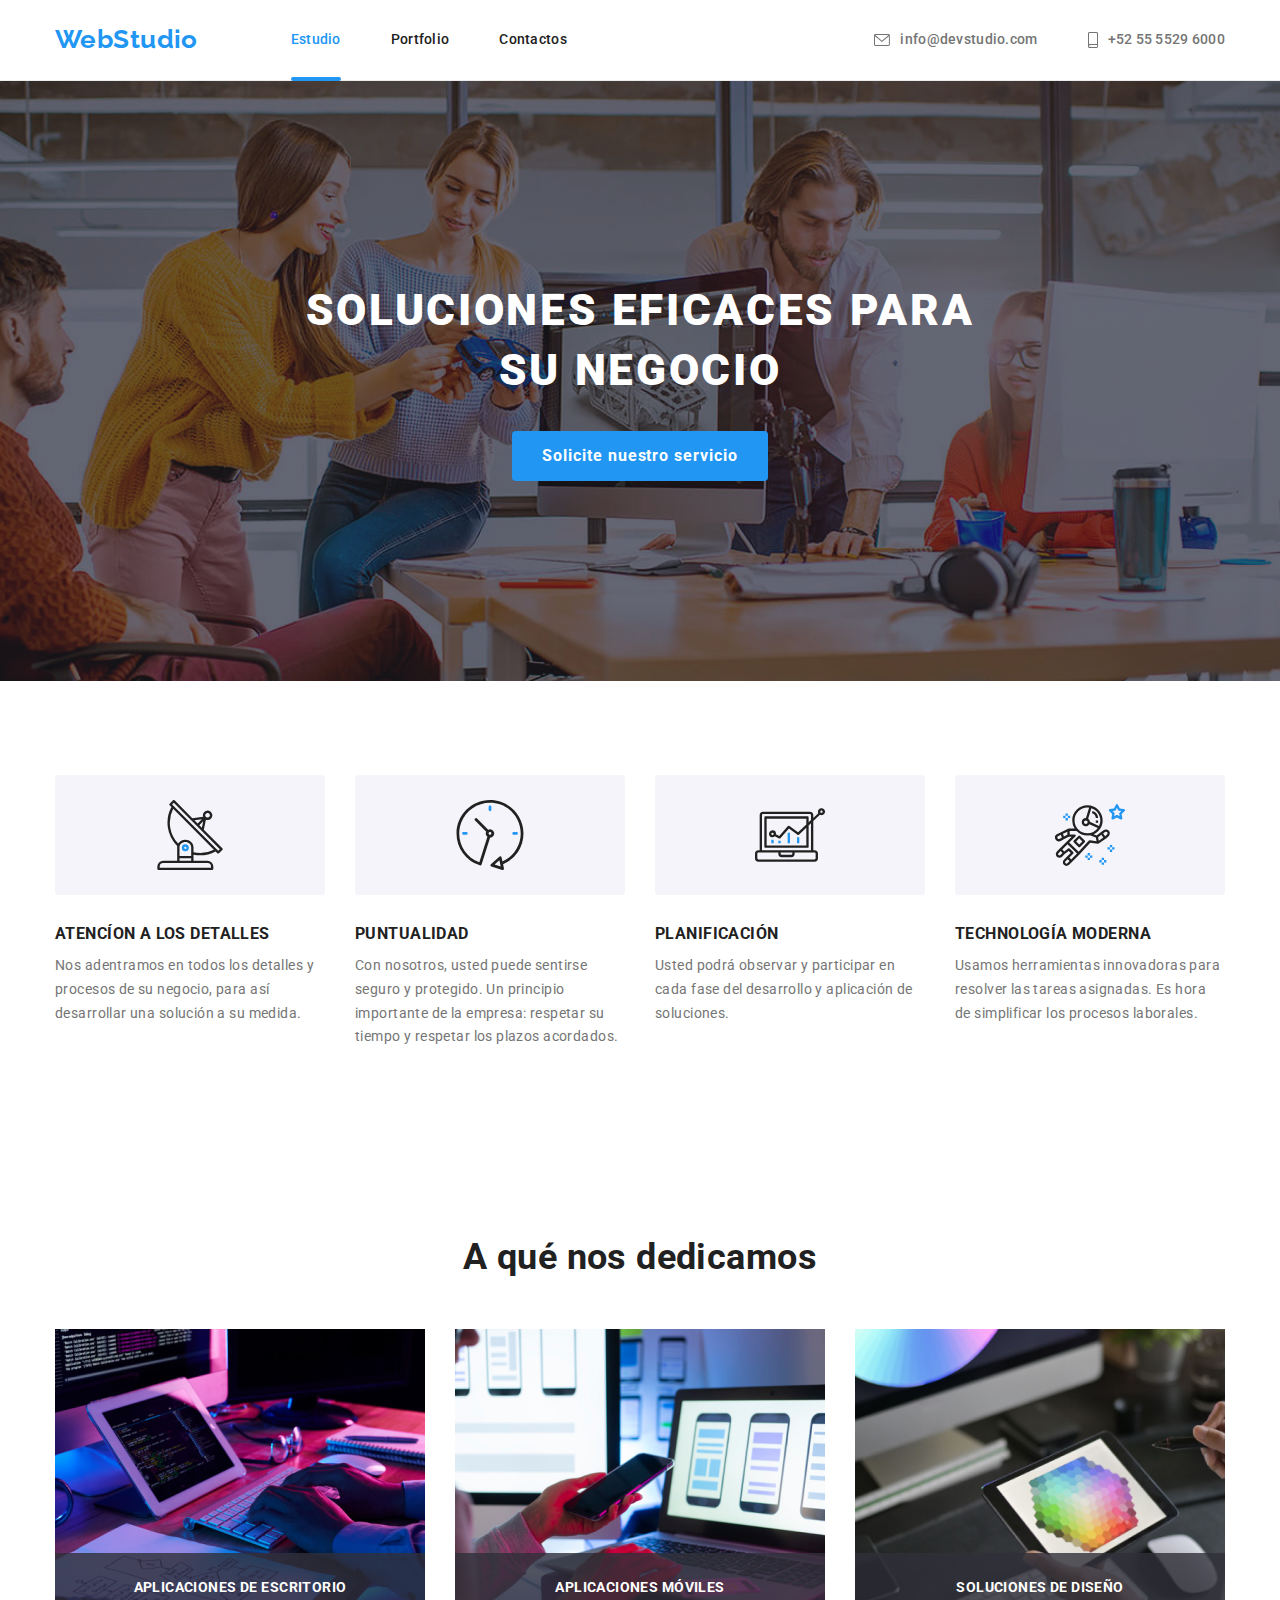
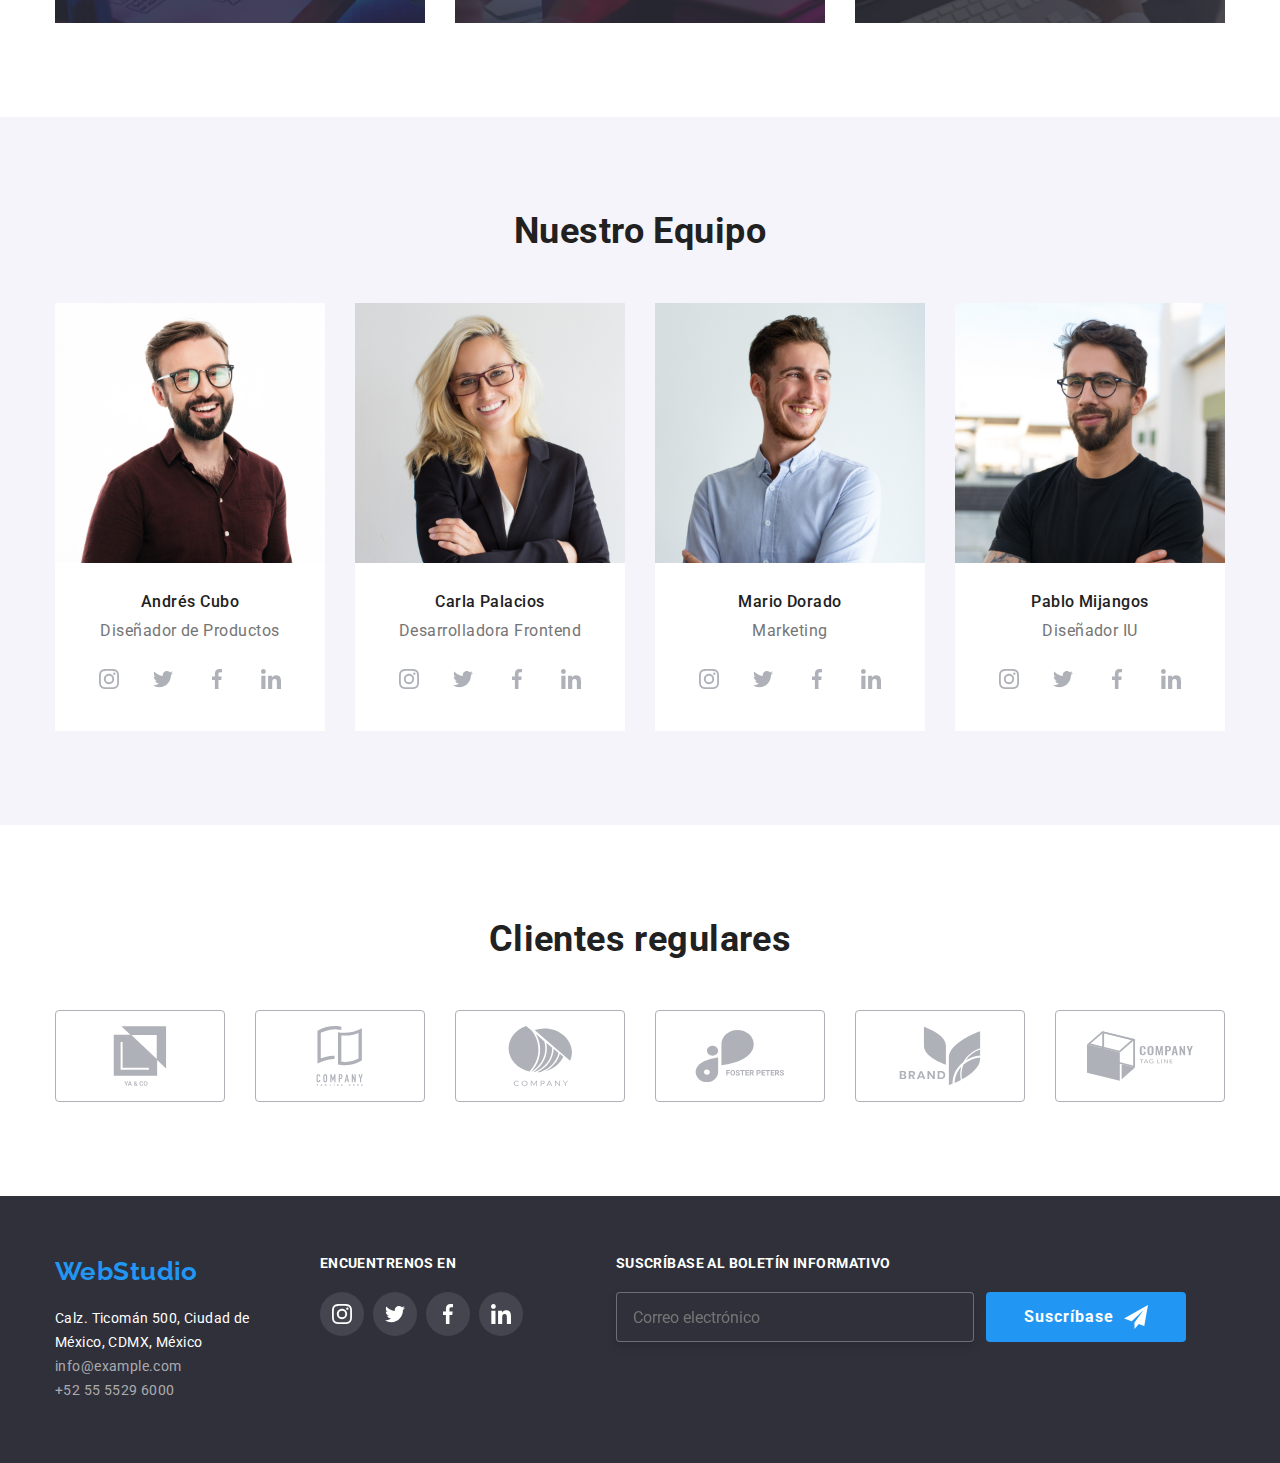
<file: index.html>
<!DOCTYPE html>
<html lang="es">
  <head>
    <link
      rel="stylesheet"
      href="https://cdnjs.cloudflare.com/ajax/libs/modern-normalize/1.1.0/modern-normalize.min.css"
    />
    <meta charset="UTF-8" />
    <meta http-equiv="X-UA-Compatible" content="IE=edge" />
    <meta name="viewport" content="width=device-width, initial-scale=1.0" />
    <title>Document</title>
    <link rel="preconnect" href="https://fonts.gstatic.com" />
    <link
      href="https://fonts.googleapis.com/css2?family=Raleway:wght@700&family=Roboto:wght@400;500;700;900&display=swap"
      rel="stylesheet"
    />
    <link rel="stylesheet" href="./css/styles.css" />
  </head>

  <body>
    <header class="header">
      <div class="container header-container">
        <nav class="navigation">
          <a href="index.html" class="logo-header link">WebStudio</a>
          <ul class="list header-list">
            <li class="int-space">
              <a class="site-nav current link" href="index.html">Estudio</a>
            </li>
            <li class="int-space"><a class="site-nav link" href="portfolio.html">Portfolio</a></li>
            <li class="int-space"><a class="site-nav link" href="#">Contactos</a></li>
          </ul>
        </nav>
        <ul class="list header-list">
          <li class="int-space">
            <a href="mailto:info@devstudio.com" class="contact-links link">
              <svg class="contacts-icon" width="16" height="12">
                <use href="./images/icons.svg#mail"></use>
              </svg>
              info@devstudio.com</a
            >
          </li>
          <li class="int-space">
            <a class="contact-links link" href="tel:525555296000">
              <svg class="contacts-icon" width="10" height="16">
                <use href="./images/icons.svg#smartphone"></use>
              </svg>
              +52 55 5529 6000</a
            >
          </li>
        </ul>
      </div>
    </header>
    <main>
      <section class="hero">
        <div class="hero-section">
          <h1 class="hero-title">Soluciones eficaces para su negocio</h1>
          <button data-modal-open type="button" class="buttons">Solicite nuestro servicio</button>
        </div>
      </section>
      <section class="section">
        <!--<h2>Nuestras ventajas</h2>-->
        <div class="container">
          <ul class="advantages-title list">
            <li class="advantages-item">
              <div class="advantages-icon">
                <svg width="70" height="70">
                  <use href="./images/icons.svg#antenna"></use>
                </svg>
              </div>
              <h3 class="advantages">Atencíon a los detalles</h3>
              <p class="advantages-description">
                Nos adentramos en todos los detalles y procesos de su negocio, para así desarrollar
                una solución a su medida.
              </p>
            </li>
            <li class="advantages-item">
              <div class="advantages-icon">
                <svg width="70" height="70">
                  <use href="./images/icons.svg#clock"></use>
                </svg>
              </div>
              <h3 class="advantages">Puntualidad</h3>
              <p class="advantages-description">
                Con nosotros, usted puede sentirse seguro y protegido. Un principio importante de la
                empresa: respetar su tiempo y respetar los plazos acordados.
              </p>
            </li>
            <li class="advantages-item">
              <div class="advantages-icon">
                <svg width="70" height="70">
                  <use href="./images/icons.svg#diagram"></use>
                </svg>
              </div>
              <h3 class="advantages">Planificación</h3>
              <p class="advantages-description">
                Usted podrá observar y participar en cada fase del desarrollo y aplicación de
                soluciones.
              </p>
            </li>
            <li class="advantages-item">
              <div class="advantages-icon">
                <svg width="70" height="70">
                  <use href="./images/icons.svg#astronaut"></use>
                </svg>
              </div>
              <h3 class="advantages">Technología moderna</h3>
              <p class="advantages-description">
                Usamos herramientas innovadoras para resolver las tareas asignadas. Es hora de
                simplificar los procesos laborales.
              </p>
            </li>
          </ul>
        </div>
      </section>
      <section class="activity section">
        <div class="container">
          <h2 class="subtitle">A qué nos dedicamos</h2>
          <ul class="sub-img list">
            <li class="sub-img-item">
              <div class="sub-wrapper">
                <img src="./images/code.jpg" alt="Coding " width="370" height="294" />
                <h3 class="sub-activity-title">Aplicaciones de Escritorio</h3>
              </div>
            </li>
            <li class="sub-img-item">
              <div class="sub-wrapper">
                <img src="./images/app.jpg" alt="Web desarrollo" width="370" height="294" />
                <h3 class="sub-activity-title">Aplicaciones Móviles</h3>
              </div>
            </li>
            <li class="sub-img-item">
              <div class="sub-wrapper">
                <img src="./images/design.jpg" alt="diseño web" width="370" height="294" />
                <h3 class="sub-activity-title">SOLUCIONES DE DISEÑO</h3>
              </div>
            </li>
          </ul>
        </div>
      </section>
      <section class="team section">
        <div class="container">
          <h2 class="subtitle">Nuestro Equipo</h2>
          <ul class="team-list list">
            <li class="team-list-item">
              <img src="./images/igordem.jpg" alt="Andrés Cubo" width="270" height="260" />
              <div class="staff">
                <h3 class="names">Andrés Cubo</h3>
                <p class="position">Diseñador de Productos</p>
                <ul class="social-item list">
                  <li class="social-links">
                    <a
                      href="#"
                      rel="noopener noreferrer nofollow"
                      target="_blank"
                      class="social-icons"
                    >
                      <svg width="20" height="20">
                        <use href="./images/icons.svg#instagram"></use>
                      </svg>
                    </a>
                  </li>
                  <li class="social-links">
                    <a
                      href="#"
                      rel="noopener noreferrer nofollow"
                      target="_blank"
                      class="social-icons"
                    >
                      <svg width="20" height="20">
                        <use href="./images/icons.svg#twitter"></use>
                      </svg>
                    </a>
                  </li>
                  <li class="social-links">
                    <a
                      href="#"
                      rel="noopener noreferrer nofollow"
                      target="_blank"
                      class="social-icons"
                    >
                      <svg width="20" height="20">
                        <use href="./images/icons.svg#facebook"></use>
                      </svg>
                    </a>
                  </li>
                  <li class="social-links">
                    <a
                      href="#"
                      rel="noopener noreferrer nofollow"
                      target="_blank"
                      class="social-icons"
                    >
                      <svg width="20" height="20">
                        <use href="./images/icons.svg#linkedin"></use>
                      </svg>
                    </a>
                  </li>
                </ul>
              </div>
            </li>
            <li class="team-list-item">
              <img src="./images/olharep.jpg" alt="Carla Palacios" width="270" height="260" />
              <div class="staff">
                <h3 class="names">Carla Palacios</h3>
                <p class="position">Desarrolladora Frontend</p>
                <ul class="social-item list">
                  <li class="social-links">
                    <a
                      href="#"
                      rel="noopener noreferrer nofollow"
                      target="_blank"
                      class="social-icons"
                    >
                      <svg width="20" height="20">
                        <use href="./images/icons.svg#instagram"></use>
                      </svg>
                    </a>
                  </li>
                  <li class="social-links">
                    <a
                      href="#"
                      rel="noopener noreferrer nofollow"
                      target="_blank"
                      class="social-icons"
                    >
                      <svg width="20" height="20">
                        <use href="./images/icons.svg#twitter"></use>
                      </svg>
                    </a>
                  </li>
                  <li class="social-links">
                    <a
                      href="#"
                      rel="noopener noreferrer nofollow"
                      target="_blank"
                      class="social-icons"
                    >
                      <svg width="20" height="20">
                        <use href="./images/icons.svg#facebook"></use>
                      </svg>
                    </a>
                  </li>
                  <li class="social-links">
                    <a
                      href="#"
                      rel="noopener noreferrer nofollow"
                      target="_blank"
                      class="social-icons"
                    >
                      <svg width="20" height="20">
                        <use href="./images/icons.svg#linkedin"></use>
                      </svg>
                    </a>
                  </li>
                </ul>
              </div>
            </li>
            <li class="team-list-item">
              <img src="./images/nikolaytar.jpg" alt="Mario Dorado" width="270" height="260" />
              <div class="staff">
                <h3 class="names">Mario Dorado</h3>
                <p class="position">Marketing</p>
                <ul class="social-item list">
                  <li class="social-links">
                    <a
                      href="#"
                      rel="noopener noreferrer nofollow"
                      target="_blank"
                      class="social-icons"
                    >
                      <svg width="20" height="20">
                        <use href="./images/icons.svg#instagram"></use>
                      </svg>
                    </a>
                  </li>
                  <li class="social-links">
                    <a
                      href="#"
                      rel="noopener noreferrer nofollow"
                      target="_blank"
                      class="social-icons"
                    >
                      <svg width="20" height="20">
                        <use href="./images/icons.svg#twitter"></use>
                      </svg>
                    </a>
                  </li>
                  <li class="social-links">
                    <a
                      href="#"
                      rel="noopener noreferrer nofollow"
                      target="_blank"
                      class="social-icons"
                    >
                      <svg width="20" height="20">
                        <use href="./images/icons.svg#facebook"></use>
                      </svg>
                    </a>
                  </li>
                  <li class="social-links">
                    <a
                      href="#"
                      rel="noopener noreferrer nofollow"
                      target="_blank"
                      class="social-icons"
                    >
                      <svg width="20" height="20">
                        <use href="./images/icons.svg#linkedin"></use>
                      </svg>
                    </a>
                  </li>
                </ul>
              </div>
            </li>
            <li class="team-list-item">
              <img src="./images/mihailyarm.jpg" alt="Pablo Mijangos" width="270" height="260" />
              <div class="staff">
                <h3 class="names">Pablo Mijangos</h3>
                <p class="position">Diseñador IU</p>
                <ul class="social-item list">
                  <li class="social-links">
                    <a
                      href="#"
                      rel="noopener noreferrer nofollow"
                      target="_blank"
                      class="social-icons"
                    >
                      <svg width="20" height="20">
                        <use href="./images/icons.svg#instagram"></use>
                      </svg>
                    </a>
                  </li>
                  <li class="social-links">
                    <a
                      href="#"
                      rel="noopener noreferrer nofollow"
                      target="_blank"
                      class="social-icons"
                    >
                      <svg width="20" height="20">
                        <use href="./images/icons.svg#twitter"></use>
                      </svg>
                    </a>
                  </li>
                  <li class="social-links">
                    <a
                      href="#"
                      rel="noopener noreferrer nofollow"
                      target="_blank"
                      class="social-icons"
                    >
                      <svg width="20" height="20">
                        <use href="./images/icons.svg#facebook"></use>
                      </svg>
                    </a>
                  </li>
                  <li class="social-links">
                    <a
                      href="#"
                      rel="noopener noreferrer nofollow"
                      target="_blank"
                      class="social-icons"
                    >
                      <svg width="20" height="20">
                        <use href="./images/icons.svg#linkedin"></use>
                      </svg>
                    </a>
                  </li>
                </ul>
              </div>
            </li>
          </ul>
        </div>
      </section>
      <section class="section">
        <div class="container">
          <h2 class="subtitle">Clientes regulares</h2>
          <ul class="clients-list list">
            <li class="clients-list-item">
              <a
                href="#"
                rel="noopener noreferrer nofollow"
                target="_blank"
                class="clients-list-link"
                ><svg width="106" height="60" class="clients-list-icon">
                  <use href="./images/icons.svg#yaco"></use>
                </svg>
              </a>
            </li>
            <li class="clients-list-item">
              <a
                href="#"
                rel="noopener noreferrer nofollow"
                target="_blank"
                class="clients-list-link"
                ><svg width="106" height="60" class="clients-list-icon">
                  <use href="./images/icons.svg#comp-tagline-here"></use>
                </svg>
              </a>
            </li>
            <li class="clients-list-item">
              <a
                href="#"
                rel="noopener noreferrer nofollow"
                target="_blank"
                class="clients-list-link"
                ><svg width="106" height="60" class="clients-list-icon">
                  <use href="./images/icons.svg#comp"></use>
                </svg>
              </a>
            </li>
            <li class="clients-list-item">
              <a
                href="#"
                rel="noopener noreferrer nofollow"
                target="_blank"
                class="clients-list-link"
              >
                <svg width="106" height="60" class="clients-list-icon">
                  <use href="./images/icons.svg#foster-peters"></use>
                </svg>
              </a>
            </li>
            <li class="clients-list-item">
              <a
                href="#"
                rel="noopener noreferrer nofollow"
                target="_blank"
                class="clients-list-link"
                ><svg width="106" height="60" class="clients-list-icon">
                  <use href="./images/icons.svg#brand"></use>
                </svg>
              </a>
            </li>
            <li class="clients-list-item">
              <a
                href="#"
                rel="noopener noreferrer nofollow"
                target="_blank"
                class="clients-list-link"
                ><svg width="106" height="60" class="clients-list-icon">
                  <use href="./images/icons.svg#comp-tagline"></use>
                </svg>
              </a>
            </li>
          </ul>
        </div>
      </section>
    </main>
    <footer class="footer">
      <div class="container footer-container">
        <div class="footer-adress">
          <a class="logo-footer link" href="index.html"> WebStudio</a>

          <ul class="list">
            <li class="footer-list">
              <a
                class="address link"
                href="enlace google map"
                target="_blank"
                rel="noopener noreferrer"
                >Calz. Ticomán 500, Ciudad de
                <span class="address-details"> México, CDMX, México</span>
              </a>
            </li>
            <li class="contact-item footer-list">
              <a class="contact-footer link" href="mailto:info@example.com">info@example.com</a>
            </li>
            <li class="contact-item footer-list">
              <a class="contact-footer link" href="tel:525555296000">+52 55 5529 6000</a>
            </li>
          </ul>
        </div>

        <div class="footer-social-links">
          <h2 class="footer-title">ENCUENTRENOS EN</h2>
          <ul class="footer-list-item list">
            <li class="footer-links">
              <a href="#" class="footer-icons">
                <svg width="20" height="20">
                  <use href="./images/icons.svg#instagram"></use>
                </svg>
              </a>
            </li>
            <li class="footer-links">
              <a href="#" class="footer-icons">
                <svg width="20" height="20">
                  <use href="./images/icons.svg#twitter"></use>
                </svg>
              </a>
            </li>
            <li class="footer-links">
              <a href="#" class="footer-icons">
                <svg width="20" height="20">
                  <use href="./images/icons.svg#facebook"></use>
                </svg>
              </a>
            </li>
            <li class="footer-links">
              <a href="#" class="footer-icons">
                <svg width="20" height="20">
                  <use href="./images/icons.svg#linkedin"></use>
                </svg>
              </a>
            </li>
          </ul>
        </div>
        <div class="footer-form">
          <p class="footer-title footer-form-head">SUSCRÍBASE al boletín informativo</p>
          <form action="#" class="footer-modal-form">
            <label class="footer-email-label">
              <input
                type="email"
                class="footer-modal-input"
                name="mail-name"
                placeholder="Correo electrónico"
                required
              />
            </label>
            <button type="submit" class="buttons footer-form-btn">
              Suscríbase
              <svg class="icon-send" width="24" height="24">
                <use href="./images/icons.svg#subscribe"></use>
              </svg>
            </button>
          </form>
        </div>
      </div>
    </footer>
    <div class="backdrop is-hidden" data-modal>
      <div class="modal">
        <button type="button" data-modal-close class="close-btn">
          <svg width="11" height="11">
            <use href="./images/icons.svg#close"></use>
          </svg>
        </button>
        <form action="#" class="modal-form">
          <p class="modal-form-head">Deje sus datos, nos contactaremos con usted</p>
          <label class="modal-form-field"
            >Nombre
            <span class="modal-form-input-wrapper">
              <input
                type="text"
                class="modal-form-input"
                name="user-name"
                pattern="[a-zA-Za-яёА-ЯЁ*]+"
                title="Имя должно содержать символы кирилицы или латиницы"
                required
                minlength="2"
              />
              <svg width="12" height="12" class="modal-form-icon">
                <use href="./images/icons.svg#person-black"></use>
              </svg>
            </span>
          </label>
          <label class="modal-form-field"
            >Telefono
            <span class="modal-form-input-wrapper">
              <input
                type="tel"
                class="modal-form-input"
                name="user-phone"
                pattern="[0-9]{3}-[0-9]{3}-[0-9]{2}-[0-9]{2}"
                title="099-000-00-00"
                required
              />
              <svg width="13" height="13" class="modal-form-icon">
                <use href="./images/icons.svg#phone-black"></use>
              </svg>
            </span>
          </label>
          <label class="modal-form-field"
            >E-mail
            <span class="modal-form-input-wrapper">
              <input type="email" class="modal-form-input" name="user-mail" required />
              <svg width="18" height="18" class="modal-form-icon">
                <use href="./images/icons.svg#email-black"></use>
              </svg>
            </span>
          </label>
          <label class="modal-form-field"
            >Comentarios
            <textarea
              name="user-message"
              class="modal-form-message"
              placeholder="Введите текст"
            ></textarea>
          </label>
          <div class="c">
            <input type="checkbox" class="modal-form-checkbox visually-hidden" id="policy" />
            <label for="policy" class="modal-form-checkbox-label">
              Estoy de acuerdo con el boletín informativo y acepto los Términos y Condiciones
            </label>
          </div>
          <button type="submit" class="modal-form-btn">Enviar</button>
        </form>
      </div>
    </div>
    <script src="./js/modal.js"></script>
  </body>
</html>
</file>
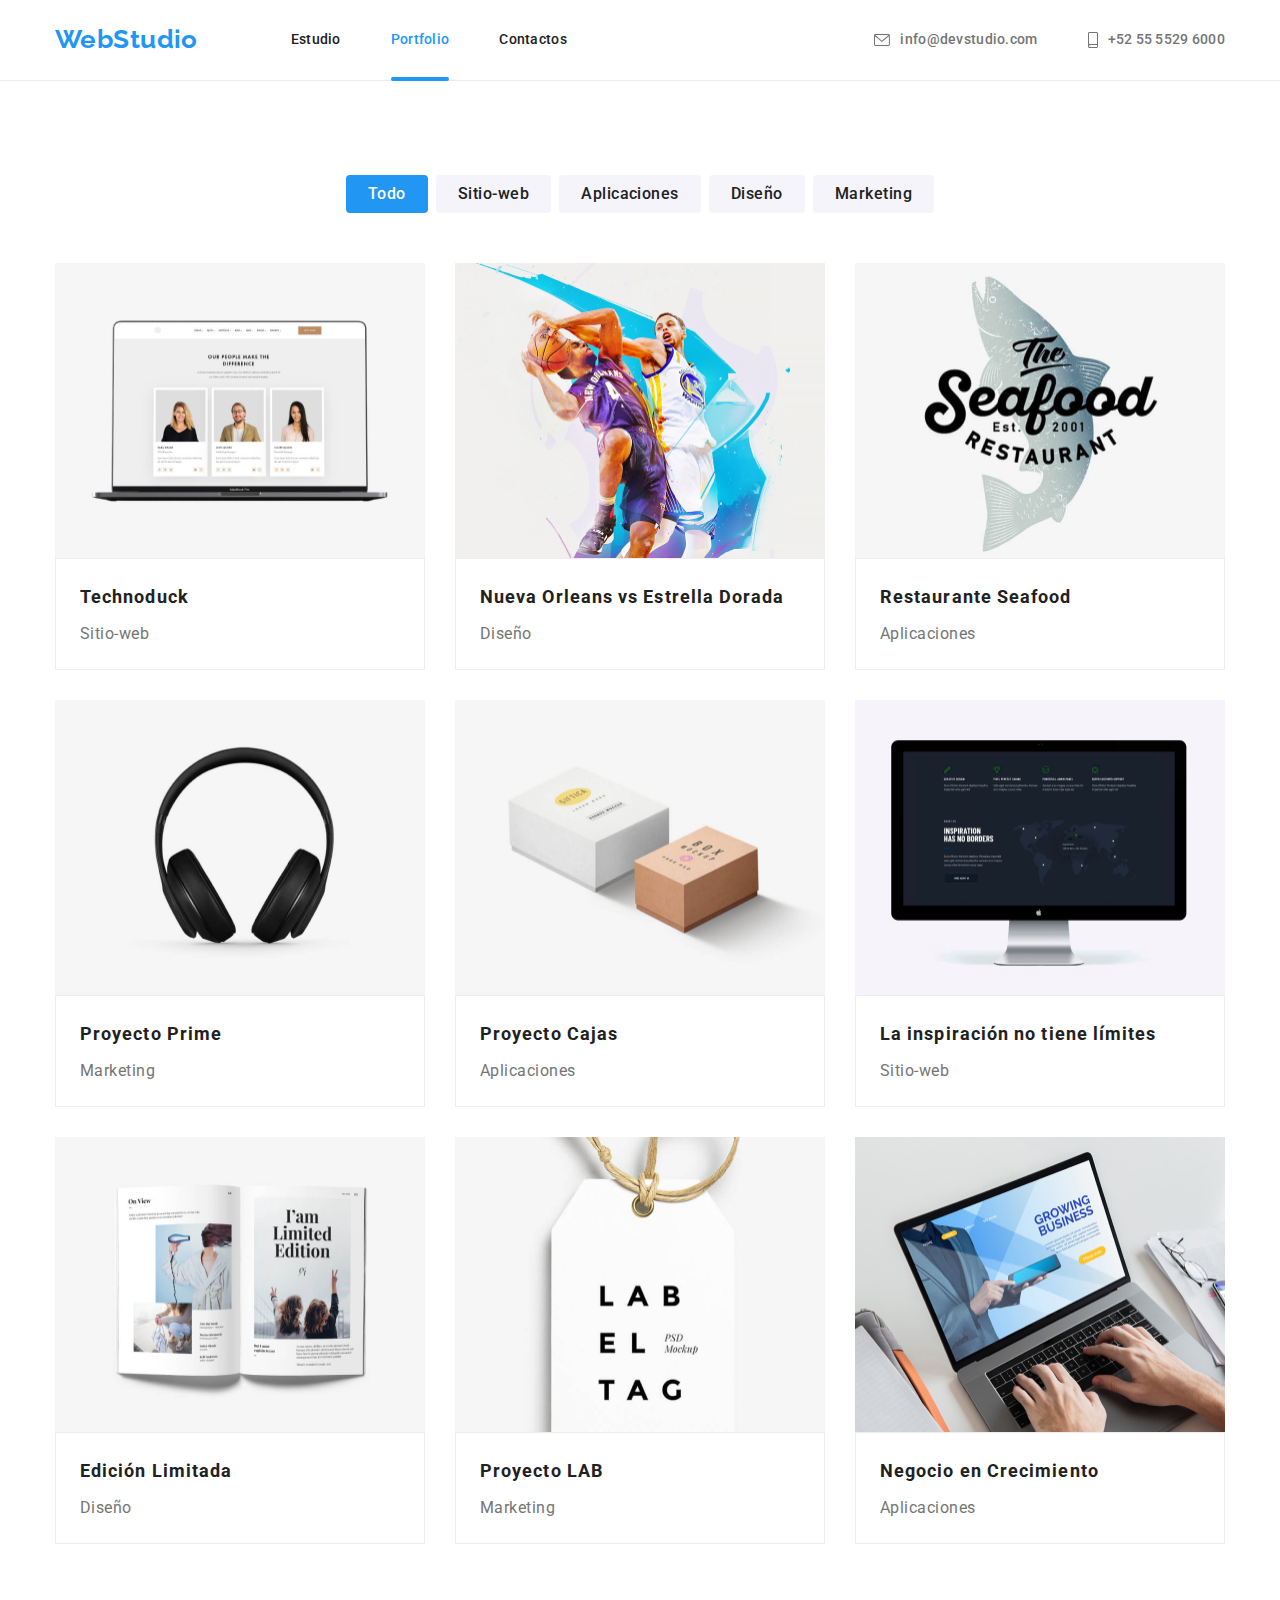
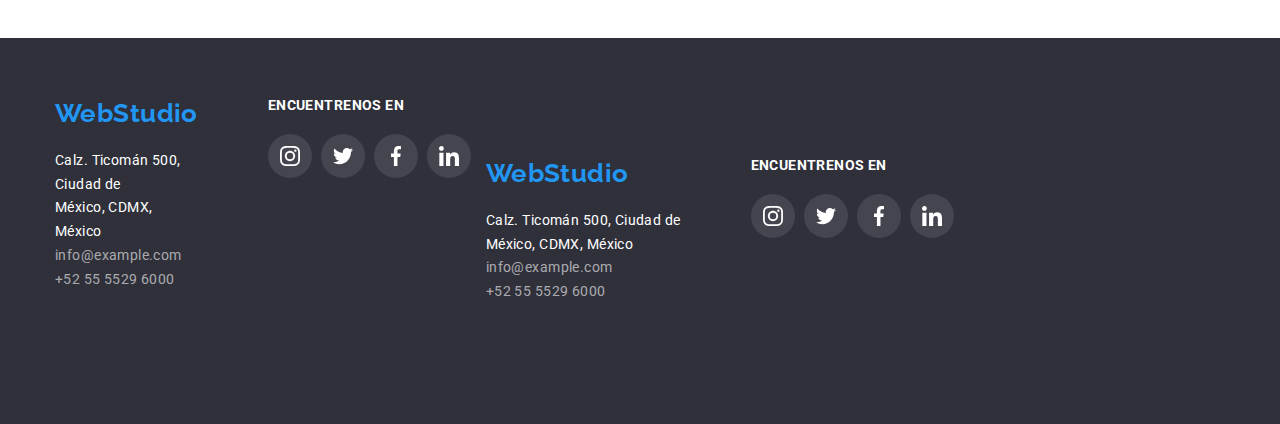
<file: portfolio.html>
<!DOCTYPE html>
<html lang="es">
  <head>
    <link
      rel="stylesheet"
      href="https://cdnjs.cloudflare.com/ajax/libs/modern-normalize/1.1.0/modern-normalize.min.css"
    />
    <meta charset="UTF-8" />
    <meta http-equiv="X-UA-Compatible" content="IE=edge" />
    <meta name="viewport" content="width=device-width, initial-scale=1.0" />
    <title>Document</title>
    <link rel="preconnect" href="https://fonts.gstatic.com" />
    <link
      href="https://fonts.googleapis.com/css2?family=Raleway:wght@700&family=Roboto:wght@400;500;700;900&display=swap"
      rel="stylesheet"
    />
    <link rel="stylesheet" href="./css/styles.css" />
  </head>

  <body>
    <header class="header">
      <div class="container header-container">
        <nav class="navigation">
          <a href="index.html" class="logo-header link">WebStudio</a>
          <ul class="list header-list">
            <li class="int-space">
              <a class="site-nav link" href="index.html">Estudio</a>
            </li>
            <li class="int-space">
              <a class="site-nav current link" href="portfolio.html">Portfolio</a>
            </li>
            <li class="int-space"><a class="site-nav link" href="#">Contactos</a></li>
          </ul>
        </nav>
        <ul class="list header-list">
          <li class="int-space">
            <a href="mailto:info@devstudio.com" class="contact-links link">
              <svg class="contacts-icon" width="16" height="12">
                <use href="./images/icons.svg#mail"></use>
              </svg>
              info@devstudio.com</a
            >
          </li>
          <li class="int-space">
            <a class="contact-links link" href="tel:525555296000">
              <svg class="contacts-icon" width="10" height="16">
                <use href="./images/icons.svg#smartphone"></use>
              </svg>
              +52 55 5529 6000</a
            >
          </li>
        </ul>
      </div>
    </header>
    <main>
      <section class="section filter">
        <!-- <h1>Filtros</h1>-->
        <div class="container">
          <ul class="filter-list">
            <li class="filter-items list">
              <button type="button" class="filter-buttoms filter-current">Todo</button>
            </li>
            <li class="filter-items list">
              <button type="button" class="filter-buttoms">Sitio-web</button>
            </li>
            <li class="filter-items list">
              <button type="button" class="filter-buttoms">Aplicaciones</button>
            </li>
            <li class="filter-items list">
              <button type="button" class="filter-buttoms">Diseño</button>
            </li>
            <li class="filter-items list">
              <button type="button" class="filter-buttoms">Marketing</button>
            </li>
          </ul>
          <!-- <h2>Portfolio</h2>-->
          <ul class="portfolio">
            <li class="portfolio-item list">
              <a href="#" class="link portfolio-links">
                <div class="portfolio-wrapper">
                <img src="./images/web.jpg" alt="Pagina principal" width="370" height="295" />
                <p class="overlay">
                  Tecnoduck es una plataforma de distribución de coronavirus de última generación. Las compañías usan esta plataforma para el espionaje digital y los ataques a los servidores seguros de la competencia.
                </p>
              </div>
                <div class="project">
                  <h3 class="portfolio-title">Technoduck</h3>
                  <p class="portfolio-type">Sitio-web</p>
                </div></a
              >
            </li>
            <li class="portfolio-item list">
              <a href="#" class="link portfolio-links">
                <div class="portfolio-wrapper">
                  <img src="./images/designs.jpg" alt="Baloncesto" width="370" height="295" />
                <p class="overlay">
                  Tecnoduck es una plataforma de distribución de coronavirus de última generación. Las compañías usan esta plataforma para el espionaje digital y los ataques a los servidores seguros de la competencia.
                </p>
              </div>
                <div class="project">
                  <h3 class="portfolio-title">Nueva Orleans vs Estrella Dorada</h3>
                  <p class="portfolio-type">Diseño</p>
                </div></a
              >
            </li>

            <li class="portfolio-item list">
              <a href="#" class="link portfolio-links"
                ><div class="portfolio-wrapper">

               <img
                  src="./images/application.jpg"
                  alt="Restaurante Seafood"
                  width="370"
                  height="295"
                />
                <p class="overlay">
                  Tecnoduck es una plataforma de distribución de coronavirus de última generación. Las compañías usan esta plataforma para el espionaje digital y los ataques a los servidores seguros de la competencia.
                </p>
              </div>
                <div class="project">
                  <h3 class="portfolio-title">Restaurante Seafood</h3>
                  <p class="portfolio-type">Aplicaciones</p>
                </div>
              </a>
            </li>
            <li class="portfolio-item list">
              <a href="#" class="link portfolio-links"
                >
                <div class="portfolio-wrapper">

                <img src="./images/marketing.jpg" alt="Auriculares" width="370" height="295" />
                <p class="overlay">
                  Tecnoduck es una plataforma de distribución de coronavirus de última generación. Las compañías usan esta plataforma para el espionaje digital y los ataques a los servidores seguros de la competencia.
                </p>
              </div>
                <div class="project">
                  <h3 class="portfolio-title">Proyecto Prime</h3>
                  <p class="portfolio-type">Marketing</p>
                </div>
              </a>
            </li>
            <li class="portfolio-item list">
              <a href="#" class="link portfolio-links"
                ><div class="portfolio-wrapper">
                  <img src="./images/boxes.jpg" alt="Dos cajas" width="370" height="295" />
                <p class="overlay">
                  Tecnoduck es una plataforma de distribución de coronavirus de última generación. Las compañías usan esta plataforma para el espionaje digital y los ataques a los servidores seguros de la competencia.
                </p>
              </div>
                <div class="project">
                  <h3 class="portfolio-title">Proyecto Cajas</h3>
                  <p class="portfolio-type">Aplicaciones</p>
                </div>
              </a>
            </li>
            <li class="portfolio-item list">
              
              <a href="#" class="link portfolio-links">
                <div class="portfolio-wrapper">

                <img src="./images/screen.jpg" alt="Computadora" width="370" height="295" />
                <p class="overlay">
                  Tecnoduck es una plataforma de distribución de coronavirus de última generación. Las compañías usan esta plataforma para el espionaje digital y los ataques a los servidores seguros de la competencia.
                </p>
              </div>
                <div class="project">
                  <h3 class="portfolio-title">La inspiración no tiene límites</h3>
                  <p class="portfolio-type">Sitio-web</p>
                </div>
              </a>
            </li>
            <li class="portfolio-item list">
              <a href="#" class="link portfolio-links"
                >
                <div class="portfolio-wrapper">

                <img src="./images/magazine.jpg" alt="Entrevista" width="370" height="295" />
                <p class="overlay">
                  Tecnoduck es una plataforma de distribución de coronavirus de última generación. Las compañías usan esta plataforma para el espionaje digital y los ataques a los servidores seguros de la competencia.
                </p>
              </div>
                </a>
                <div class="project">
                  <h3 class="portfolio-title">Edición Limitada</h3>
                  <p class="portfolio-type">Diseño</p>
                </div></a
              >
            </li>
            <li class="portfolio-item list">
              <a href="#" class="link portfolio-links"
                >
                <div class="portfolio-wrapper">
                <img src="./images/labeltag.jpg" alt="Proyecto Lab" width="370" height="295" />
                <p class="overlay">
                  Tecnoduck es una plataforma de distribución de coronavirus de última generación. Las compañías usan esta plataforma para el espionaje digital y los ataques a los servidores seguros de la competencia.
                </p>
              </div>
                <div class="project">
                  <h3 class="portfolio-title">Proyecto LAB</h3>
                  <p class="portfolio-type">Marketing</p>
                </div></a
              >
            </li>

            <li class="portfolio-item list">
              <a href="#" class="link portfolio-links"
                >
                <div class="portfolio-wrapper">

                <img src="./images/laptop.jpg" alt="Portatil" width="370" height="295" />
                <p class="overlay">
                  Tecnoduck es una plataforma de distribución de coronavirus de última generación. Las compañías usan esta plataforma para el espionaje digital y los ataques a los servidores seguros de la competencia.
                </p>
              </div>
              <div class="project">
                  <h3 class="portfolio-title">Negocio en Crecimiento</h3>
                  <p class="portfolio-type">Aplicaciones</p>
                </div></a
              >
            </li>
          </ul>
        </div>
      </section>
    </main>
    <footer class="footer">
      <div class="container footer-container">
        <div class="footer-adress">
          <a class="logo-footer link" href="index.html"> WebStudio</a>

          <ul class="list">
            <li class="footer-list">
              <a
                class="address link"
                href="enlace google map"
                target="_blank"
                rel="noopener noreferrer"
                >Calz. Ticomán 500, Ciudad de
                <span class="address-details"> México, CDMX, México</span>
              </a>
            </li>
            <li class="contact-item footer-list">
              <a class="contact-footer link" href="mailto:info@example.com">info@example.com</a>
            </li>
            <li class="contact-item footer-list">
              <a class="contact-footer link" href="tel:525555296000">+52 55 5529 6000</a>
            </li>
          </ul>
        </div>

        <div class="footer-social-links">
          <h2 class="footer-title">ENCUENTRENOS EN</h2>
          <ul class="footer-list-item list">
            <li class="footer-links">
              <a href="#" class="footer-icons">
                <svg width="20" height="20">
                  <use href="./images/icons.svg#instagram"></use>
                </svg>
              </a>
            </li>
            <li class="footer-links">
              <a href="#" class="footer-icons">
                <svg width="20" height="20">
                  <use href="./images/icons.svg#twitter"></use>
                </svg>
              </a>
            </li>
            <li class="footer-links">
              <a href="#" class="footer-icons">
                <svg width="20" height="20">
                  <use href="./images/icons.svg#facebook"></use>
                </svg>
              </a>
            </li>
            <li class="footer-links">
              <a href="#" class="footer-icons">
                <svg width="20" height="20">
                  <use href="./images/icons.svg#linkedin"></use>
                </svg>
              </a>
            </li>
          </ul>
        </div>
      </section>
    </main>
    <footer class="footer">
      <div class="container footer-container">
        <div class="footer-adress">
          <a class="logo-footer link" href="index.html"> WebStudio</a>

          <ul class="list">
            <li class="footer-list">
              <a
                class="address link"
                href="enlace google map"
                target="_blank"
                rel="noopener noreferrer"
                >Calz. Ticomán 500, Ciudad de
                <span class="address-details"> México, CDMX, México</span>
              </a>
            </li>
            <li class="contact-item footer-list">
              <a class="contact-footer link" href="mailto:info@example.com">info@example.com</a>
            </li>
            <li class="contact-item footer-list">
              <a class="contact-footer link" href="tel:525555296000">+52 55 5529 6000</a>
            </li>
          </ul>
        </div>

        <div class="footer-social-links">
          <h2 class="footer-title">ENCUENTRENOS EN</h2>
          <ul class="footer-list-item list">
            <li class="footer-links">
              <a href="#" class="footer-icons">
                <svg width="20" height="20">
                  <use href="./images/icons.svg#instagram"></use>
                </svg>
              </a>
            </li>
            <li class="footer-links">
              <a href="#" class="footer-icons">
                <svg width="20" height="20">
                  <use href="./images/icons.svg#twitter"></use>
                </svg>
              </a>
            </li>
            <li class="footer-links">
              <a href="#" class="footer-icons">
                <svg width="20" height="20">
                  <use href="./images/icons.svg#facebook"></use>
                </svg>
              </a>
            </li>
            <li class="footer-links">
              <a href="#" class="footer-icons">
                <svg width="20" height="20">
                  <use href="./images/icons.svg#linkedin"></use>
                </svg>
              </a>
            </li>
          </ul>
        </div>
      </div>
    </footer>
  </body>
</html>
</file>
<file: css/styles.css>
:root {
  --main-font: 'Roboto', sans-serif;
  --secondary-font: 'Raleway', sans-serif;
  --accent-color: #2196f3;
  --basic-color: #ffffff;
  --text-color: #000000;
  --title-color: #212121;
  --text-color: #757575;
  --bg-color-dark: #2f303a;
  --bc-color-light: #f5f4fa;
}

h1,
h2,
h3,
h4,
h5,
h6,
p {
  margin-top: 0;
  margin-bottom: 0;
}

ul,
ol {
  padding-left: 0;
  margin-top: 0;
  margin-bottom: 0;
}

img {
  display: block;
}

.visually-hidden {
  position: absolute !important;
  clip: rect(1px 1px 1px 1px); /* IE6, IE7 */
  clip: rect(1px, 1px, 1px, 1px);
  padding: 0 !important;
  border: 0 !important;
  height: 1px !important;
  width: 1px !important;
  overflow: hidden;
}
.section {
  padding-top: 94px;
  padding-bottom: 94px;
}

.list {
  list-style: none;
}

.link {
  text-decoration: none;
}

body {
  font-family: var(--main-font);
  font-size: 14px;
  letter-spacing: 0.03em;
  color: var(--text-color);
  background-color: var(--basic-color);
}

.container {
  margin: 0 auto;
  width: 1200px;
  padding-left: 15px;
  padding-right: 15px;
}

/*===========header================*/

.header {
  border-bottom: 1px solid #ececec;
  /* NO USAMOS HEIGHT FIJO, o ponemos padding top y bottom para header o Mejor padding para los enlaces   */
  /* padding-top: 32px;
  padding-bottom: 32px; */
}
.header-container {
  display: flex;
  align-items: center;
}
.navigation,
.header-list {
  display: flex;
  align-items: center;
}

.header-list {
  margin-left: auto;
}

.int-space:not(:last-child) {
  margin-right: 50px;
}
.logo-header {
  font-family: var(--secondary-font);
  font-weight: 700;
  font-size: 26px;
  line-height: 1.19;
  color: var(--accent-color);

  margin-right: 93px;
  padding-top: 24px;
  padding-bottom: 25px;
}

.site-nav {
  font-family: var(--main-font);
  font-weight: 500;
  line-height: 1.14;
  letter-spacing: 0.02em;
  color: var(--title-color);
  display: inline-block;
  padding-top: 32px;
  padding-bottom: 32px;
  position: relative;
  transition: color 250ms cubic-bezier(0.4, 0, 0.2, 1);
}

.site-nav:hover,
.site-nav:focus {
  color: var(--accent-color);
}
.current {
  color: var(--accent-color);
}

.current::after {
  position: absolute;
  content: '';
  display: block;
  width: 100%;
  height: 4px;
  background-color: var(--accent-color);
  border-radius: 2px;
  bottom: -1px;
}

.contact-links {
  display: flex;
  align-items: center;
  font-weight: 500;
  line-height: 1.14;
  letter-spacing: 0.02em;
  color: var(--text-color);
  margin-left: auto;
  padding-top: 32px;
  padding-bottom: 32px;
  transition: color 250ms cubic-bezier(0.4, 0, 0.2, 1);
}
.contacts-icon {
  fill: var(--text-color);
  margin-right: 10px;
}

.list .contact-links:hover,
.list .contact-links:focus {
  color: var(--title-color);
  color: var(--accent-color);
}

.contact-links:hover .contacts-icon,
.contact-links:focus .contacts-icon {
  fill: var(--accent-color);
}

/*=============main===============*/

.hero {
  background-color: var(--bg-color-dark);
  text-align: center;
  margin-left: auto;
  margin-right: auto;
  max-width: 1600px;
  min-height: 600px;
  background-repeat: no-repeat;
  background-position: center;
  background-image: linear-gradient(to right, rgba(47, 48, 58, 0.4), rgba(47, 48, 58, 0.4)),
    url('../images/herobg.jpg');
}

.hero-section {
  margin-left: auto;
  margin-right: auto;
  width: 696px;
  padding-top: 200px;
  padding-bottom: 200px;
  text-align: center;
}

.hero-title {
  color: var(--basic-color);
  font-weight: 900;
  font-size: 44px;
  line-height: 1.36;
  text-align: center;
  letter-spacing: 0.06em;
  text-transform: uppercase;
  margin-top: 0px;
  margin-bottom: 30px;
}

.buttons {
  font-family: var(--main-font);
  background-color: var(--accent-color);
  color: var(--basic-color);
  align-items: center;
  text-align: center;
  font-weight: 700;
  font-size: 16px;
  line-height: 1.88;
  letter-spacing: 0.06em;
  cursor: pointer;
  padding-top: 10px;
  padding-right: 30px;
  padding-bottom: 10px;
  padding-left: 30px;
  display: inline-block;
  border-radius: 4px;
  border: none;
}

.hero .buttons:hover,
.hero .buttons:active {
  background-color: var(--accent-color);
  color: var(--basic-color);
}

/*=========advantages=================*/

.advantages {
  color: var(--title-color);
  font-weight: 700;
  line-height: 1.14;
  text-transform: uppercase;
  margin-top: 0px;
  margin-bottom: 10px;
}

.advantages-description {
  color: var(--text-color);
  font-weight: 400;
  line-height: 1.71;
  margin-top: 0px;
  margin-bottom: 0px;
}
.advantages-icon {
  display: flex;
  justify-content: center;
  background-color: var(--bc-color-light);
  padding-top: 25px;
  padding-bottom: 25px;
  margin-bottom: 30px;
  border-radius: 4px;
  text-align: center;
}

.advantages-title {
  display: flex;
  flex-wrap: wrap;
  gap: 30px;
}

.advantages-item {
  flex-basis: calc((100% - 90px) / 4);
}

/*==============activity================*/

.subtitle {
  color: var(--title-color);
  font-weight: 700;
  font-size: 36px;
  line-height: 1.16;
  text-align: center;
  margin-bottom: 50px;
  margin-top: 0px;
}
.sub-wrapper {
  position: relative;
}

.sub-activity-title {
  position: absolute;
  content: '';
  width: 370px;
  height: 70px;
  background: rgba(47, 48, 58, 0.8);
  color: var(--basic-color);
  transform: translateY(-100%);
  display: flex;
  justify-content: center;
  align-items: center;
  font-family: var(--main-font);
  font-weight: bold;
  font-size: 14px;
  line-height: 1.14;
  text-align: center;
  letter-spacing: 0.03em;
  text-transform: uppercase;
}
.sub-img {
  display: flex;
  flex-wrap: wrap;
  gap: 30px;
}

.sub-img-item {
  flex-basis: calc((100% - 60px) / 3);
}

/*==============team================*/

.team {
  background-color: var(--bc-color-light);
}
.team-list {
  display: flex;
  flex-wrap: wrap;
  gap: 30px;
}

.team-list-item {
  flex-basis: calc((100% - 90px) / 4);

  background-color: var(--basic-color);
}
.staff {
  display: block;
  padding-top: 30px;
  padding-bottom: 30px;
  padding-left: 32px;
  padding-right: 32px;
}

.names {
  font-weight: 500;
  font-size: 16px;
  line-height: 1.18;
  text-align: center;
  letter-spacing: 0.03em;
  color: var(--title-color);

  margin-bottom: 10px;
}

.position {
  font-weight: normal;
  font-size: 16px;
  line-height: 1.18;
  text-align: center;
  letter-spacing: 0.03em;
  color: var(--text-color);

  margin-bottom: 16px;
}
.social-item {
  display: flex;
  justify-content: space-between;
}

.social-icons {
  display: flex;
  align-items: center;
  justify-content: center;
  width: 44px;
  height: 44px;
  border-radius: 50%;
  background-color: var(--basic-color);
  fill: #afb1b8;
  transition: color 250ms cubic-bezier(0.4, 0, 0.2, 1),
    background-color 250ms cubic-bezier(0.4, 0, 0.2, 1);
}

.social-icons:hover,
.social-icons:focus {
  fill: var(--basic-color);
  background-color: var(--accent-color);
}

/*==================clients=============*/
.clients-list {
  display: flex;
  justify-content: space-between;
}
.clients-list-link {
  display: flex;
  justify-content: center;
  align-items: center;
  width: 170px;
  height: 92px;
  border: 1px solid #afb1b8;
  border-radius: 4px;
  transition: border-color 250ms cubic-bezier(0.4, 0, 0.2, 1);
  fill: #afb1b8;
}
.clients-list-icon {
  transition: color 250ms cubic-bezier(0.4, 0, 0.2, 1), fill 250ms cubic-bezier(0.4, 0, 0.2, 1);
}
.clients-list-link:hover .clients-list-icon,
.clients-list-link:focus .clients-list-icon {
  fill: var(--accent-color);
}

.clients-list-link:hover,
.clients-list-link:focus {
  border-color: var(--accent-color);
  outline: none;
}

/*footer*/

.footer {
  background-color: var(--bg-color-dark);
  padding-top: 60px;
  padding-bottom: 60px;
}
.footer-container {
  display: flex;
}

.footer-adress {
  margin-right: 70px;
}

.logo-footer {
  display: inline-block;
  margin-bottom: 20px;
  font-family: var(--secondary-font);
  font-weight: 700;
  font-size: 26px;
  line-height: 1.19;

  color: var(--accent-color);
}

.address {
  font-style: normal;
  font-weight: normal;

  line-height: 1.71;

  color: var(--basic-color);
}

.address-details {
  display: block;
}

.contact-footer {
  display: block;
  font-weight: normal;

  line-height: 1.71;

  color: rgba(255, 255, 255, 0.6);
  transition: color 250ms cubic-bezier(0.4, 0, 0.2, 1);
}

.contact-footer:hover,
.contact-footer:focus {
  color: var(--accent-color);
}

.footer-links:not(:last-child) {
  margin-right: 9px;
}
.footer-title {
  font-weight: 700;
  font-size: 14px;
  line-height: 1.14;
  letter-spacing: 0.03em;
  text-transform: uppercase;
  margin-top: 0;
  margin-bottom: 20px;
  color: var(--basic-color);
}

.footer-list-item {
  display: flex;
  align-items: center;
}

.footer-icons {
  display: flex;
  align-items: center;
  justify-content: center;
  width: 44px;
  height: 44px;
  border-radius: 50%;
  background-color: rgba(255, 255, 255, 0.1);
  fill: var(--basic-color);
  padding: 12px;
  transition: color 250ms cubic-bezier(0.4, 0, 0.2, 1), fill 250ms cubic-bezier(0.4, 0, 0.2, 1),
    background-color 250ms cubic-bezier(0.4, 0, 0.2, 1);
}

.footer-icons:hover,
.footer-icons:focus {
  fill: var(--basic-color);
  background-color: var(--accent-color);
}

.footer-form {
  margin-left: 93px;
}

.footer-form-head {
  display: block;
  color: var(--basic-color);
}

.footer-modal-form {
  display: flex;
}

.footer-email-label {
  margin-right: 12px;
}

.footer-modal-input {
  font-size: 16px;
  width: 358px;
  height: 50px;
  border: 1px solid rgba(255, 255, 255, 0.3);
  box-sizing: border-box;
  filter: drop-shadow(0px 4px 4px rgba(0, 0, 0, 0.15));
  border-radius: 4px;
  padding: 15px 16px;
  background: #2f303a;
  outline: none;
  color: var(--basic-color);
}

.footer-modal-input {
  color: var(--bc-color-light);
}

.footer-modal-input:focus {
  border-color: var(--accent-color);
}

.footer-form-btn {
  display: flex;
  justify-content: center;
  align-items: center;
  width: 200px;
  height: 50px;
  padding-left: 28px;
  padding-right: 28px;
}

.icon-send {
  margin-left: 10px;
  fill: var(--basic-color);
}

/*portfolio*/
.portfolio-current {
  color: var(--accent-color);
}
.filter-list {
  display: flex;
  justify-content: center;
  margin-bottom: 50px;
}

.filter-items {
  margin-right: 8px;
  margin-left: 0px;
}

.filter-items:last-child {
  margin-right: 0px;
}

.filter-buttoms {
  font-family: inherit;
  font-weight: 500;
  font-size: 16px;
  line-height: 1.62;
  text-align: center;
  letter-spacing: 0.03em;
  color: var(--title-color);
  background-color: var(--bc-color-light);
  cursor: pointer;
  padding-top: 6px;
  padding-right: 22px;
  padding-bottom: 6px;
  padding-left: 22px;
  border-radius: 4px;
  border: none;
  transition: color 250ms cubic-bezier(0.4, 0, 0.2, 1),
    background-color 250ms cubic-bezier(0.4, 0, 0.2, 1),
    box-shadow 250ms cubic-bezier(0.4, 0, 0.2, 1);
}

.filter-buttoms:hover,
.filter-buttoms:focus,
.filter-buttoms:active {
  background-color: var(--accent-color);
  color: var(--basic-color);
}

.filter-current {
  background-color: var(--accent-color);
  color: var(--basic-color);
}

.portfolio {
  display: flex;
  flex-wrap: wrap;
  gap: 30px;
}

.portfolio-item {
  flex-basis: calc((100% - 60px) / 3);
}

.project {
  display: block;
  padding-top: 20px;
  padding-bottom: 20px;
  padding-left: 24px;
  padding-right: 24px;
  border-bottom: 1px solid #eeeeee;
  border-top: 1px solid #eeeeee;
  border-left: 1px solid #eeeeee;
  border-right: 1px solid #eeeeee;
}

.portfolio-title {
  font-weight: bold;
  font-size: 18px;
  line-height: 2;
  letter-spacing: 0.06em;
  color: var(--title-color);
  margin: 0;
  margin-bottom: 4px;
}

.portfolio-type {
  font-size: 16px;
  line-height: 1.87;

  color: var(--text-color);
  margin: 0px;
}

.portfolio-links:hover .overlay,
.portfolio-links:focus .overlay {
  transform: translateY(0%);
}

.portfolio-wrapper {
  position: relative;
  overflow: hidden;
}

.overlay {
  position: absolute;
  top: 0;
  left: 0;
  width: 100%;
  height: 100%;
  background: rgba(33, 150, 243, 0.9);
  color: var(--basic-color);
  overflow: auto;
  transform: translateY(100%);
  transition: transform 250ms cubic-bezier(0.4, 0, 0.2, 1);
  font-style: normal;
  font-weight: normal;
  font-size: 18px;
  line-height: 1.5;
  letter-spacing: 0.03em;
  padding: 63px 24px;
}

.project {
  display: block;
  padding-top: 20px;
  padding-bottom: 20px;
  padding-left: 24px;
  padding-right: 24px;
  border-bottom: 1px solid #eeeeee;
  border-top: 1px solid #eeeeee;
  border-left: 1px solid #eeeeee;
  border-right: 1px solid #eeeeee;
}

.portfolio-title {
  font-weight: bold;
  font-size: 18px;
  line-height: 2;
  letter-spacing: 0.06em;
  color: var(--title-color);
  margin: 0;
  margin-bottom: 4px;
}

.portfolio-type {
  font-size: 16px;
  line-height: 1.87;
  letter-spacing: 0.03em;
  color: var(--text-color);
  margin: 0px;
}

.backdrop {
  position: fixed;
  top: 0;
  left: 0;
  width: 100vw;
  height: 100vh;
  background-color: rgba(0, 0, 0, 0.7);
  opacity: 1;
  visibility: visible;
  pointer-events: auto;
  transition: opacity 250ms cubic-bezier(0.4, 0, 0.2, 1),
    visibility 250ms cubic-bezier(0.4, 0, 0.2, 1);
}

.modal {
  width: 528px;
  height: 580px;
  background-color: #ffffff;
  position: absolute;
  left: 50%;
  top: 50%;
  transform: translate(-50%, -50%);
  padding: 40px;
}

.close-btn {
  position: absolute;
  top: 8px;
  right: 8px;
  padding: 5px;
  width: 30px;
  height: 30px;
  border: 1px solid #0000001a;
  border-radius: 50%;
  background-color: transparent;
  cursor: pointer;
  transition: fill 250ms cubic-bezier(0.4, 0, 0.2, 1);
}

.close-btn:focus,
.close-btn:hover {
  fill: var(--accent-color);
}

.is-hidden {
  opacity: 0;
  visibility: hidden;
  pointer-events: none;
}

.modal-form {
  display: flex;
  flex-direction: column;
}

.modal-form-head {
  font-weight: bold;
  font-size: 20px;
  line-height: 1.15;
  text-align: center;
  letter-spacing: 0.03em;
  color: var(--title-color);
  margin-bottom: 12px;
}

.modal-form-field {
  font-weight: normal;
  font-size: 12px;
  line-height: 1.16;
  letter-spacing: 0.01em;
  color: var(--text-color);
  margin-bottom: 14px;
}
.modal-form-input-wrapper {
  position: relative;
  display: block;
  margin-top: 4px;
}

.modal-form-input {
  width: 100%;
  height: 40px;
  border: 1px solid rgba(33, 33, 33, 0.2);
  box-sizing: border-box;
  border-radius: 4px;
  padding-left: 42px;
  cursor: pointer;
  transition: border 250ms cubic-bezier(0.4, 0, 0.2, 1);
}

.modal-form-input:focus {
  outline: none;
  border: 1px solid #2196f3;
}

.modal-form-icon {
  position: absolute;
  display: block;
  top: 50%;
  left: 15px;
  transform: translateY(-50%);
  width: 14px;
  height: 14px;
}

.modal-form-input:focus + .modal-form-icon {
  fill: var(--accent-color);
  transition: fill 250ms cubic-bezier(0.4, 0, 0.2, 1);
}

.modal-form-message {
  width: 448px;
  height: 120px;
  margin-top: 4px;
  border: 1px solid rgba(33, 33, 33, 0.2);
  box-sizing: border-box;
  border-radius: 4px;
  resize: none;
  padding: 12px 16px;
  transition: border-color 250ms cubic-bezier(0.4, 0, 0.2, 1);
}

.modal-form-message:focus {
  outline: none;
  border-color: var(--accent-color);
}

.modal-form-message::placeholder {
  font-weight: normal;
  font-size: 14px;
  line-height: 16px;
  letter-spacing: 0.01em;
  color: rgba(117, 117, 117, 0.5);
}
.c {
  display: flex;
}
.modal-form-checkbox-label {
  display: flex;
  align-items: center;
  font-family: var(--main-font);
  font-weight: normal;
  font-size: 14px;
  line-height: 1.71;
  letter-spacing: 0.03em;
  color: var(--text-color);
  margin-bottom: 30px;
}

.modal-form-checkbox-label::before {
  content: '';
  display: block;
  width: 20px;
  height: 15px;
  border: 1px solid var(--text-color);
  border-radius: 2px;
  cursor: pointer;
  margin-right: 9px;
  margin-bottom: 20px;
}
.modal-form-label-link {
  color: var(--accent-color);
}

.modal-form-checkbox:checked + .modal-form-checkbox-label::before {
  background-image: url(../images/iconcheck.svg);
  background-origin: border-box;
  border-color: var(--accent-color);
}

.modal-form-checkbox:focus + .modal-form-checkbox-label::before {
  border: 1px solid var(--accent-color);
}

.modal-form-btn {
  font-family: var(--main-font);
  background-color: var(--accent-color);
  color: var(--basic-color);
  display: inline-block;
  align-items: center;
  align-self: center;
  text-align: center;
  font-weight: bold;
  font-size: 16px;
  line-height: 1.8;
  letter-spacing: 0.06em;
  width: 200px;
  height: 50px;
  padding: 10px 56px;
  cursor: pointer;
  box-shadow: 0px 4px 4px rgba(0, 0, 0, 0.15);
  border-radius: 4px;
  border: none;
}
</file>
